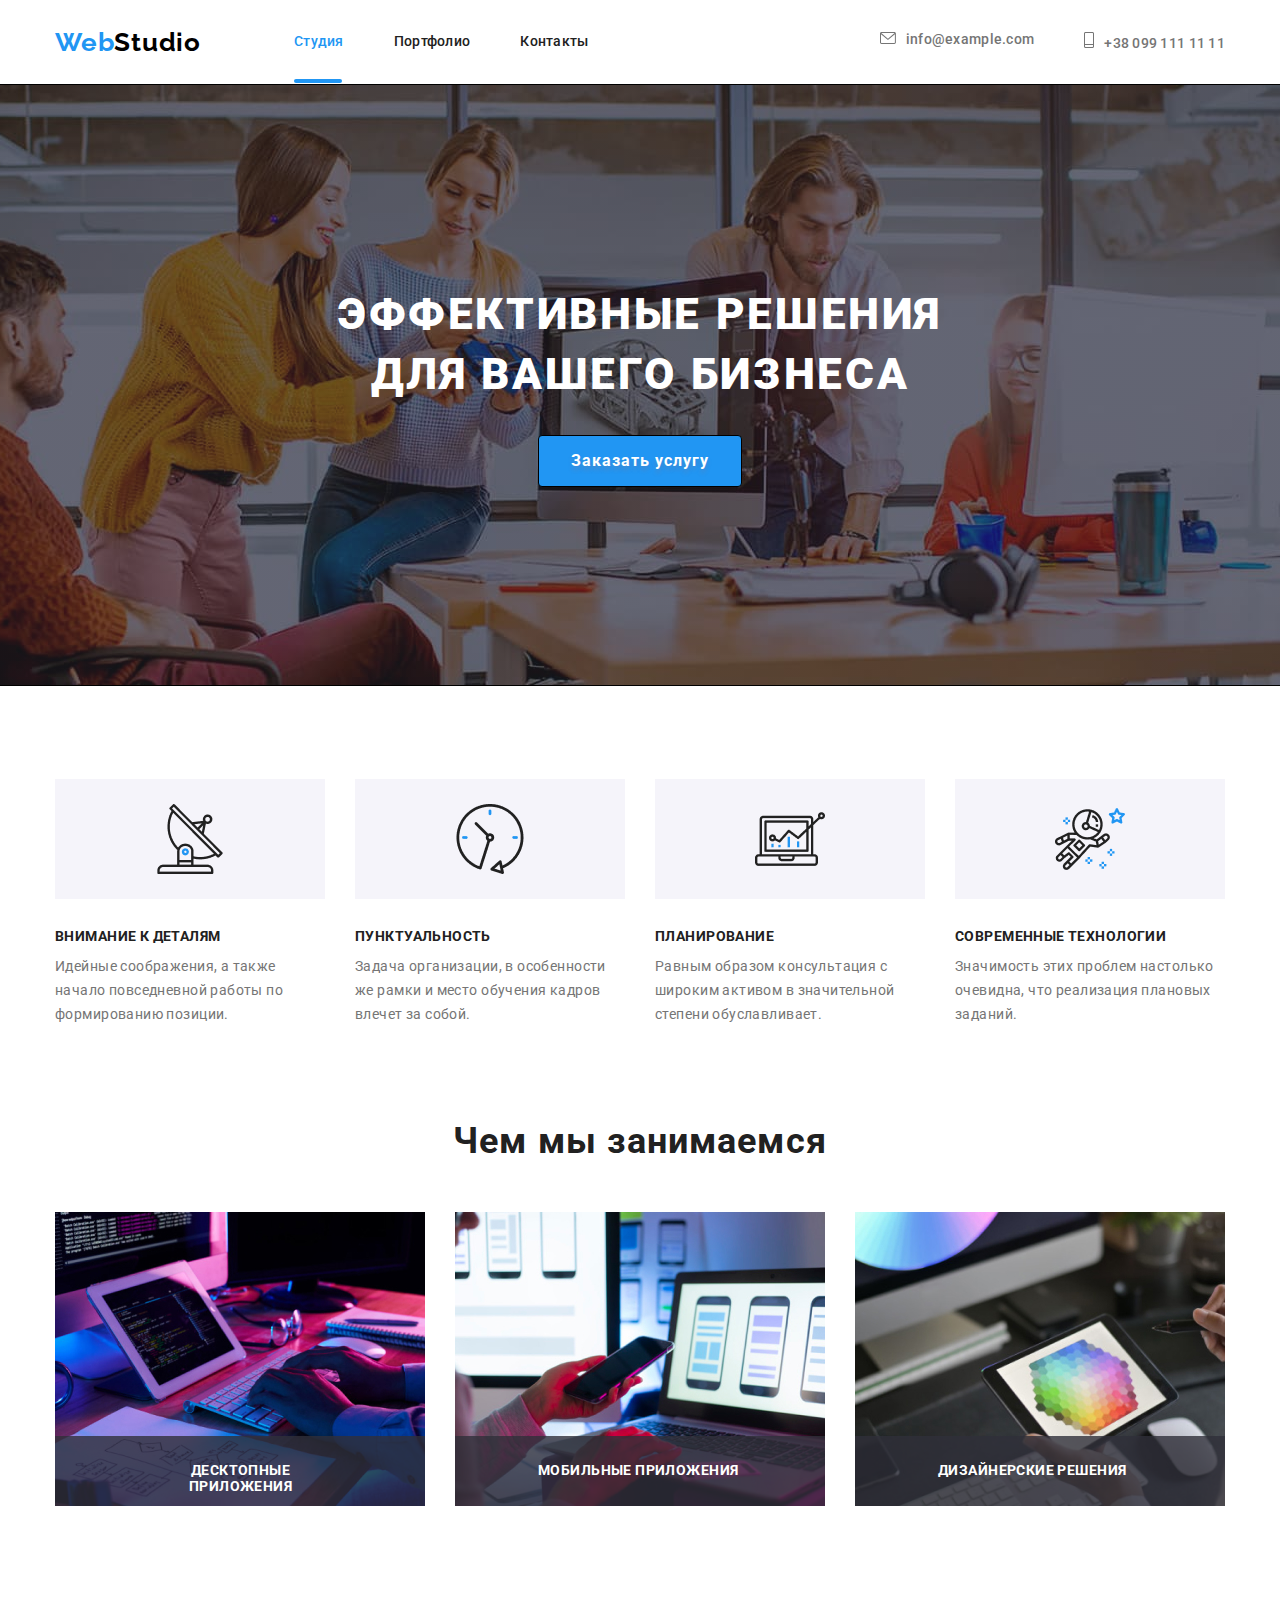
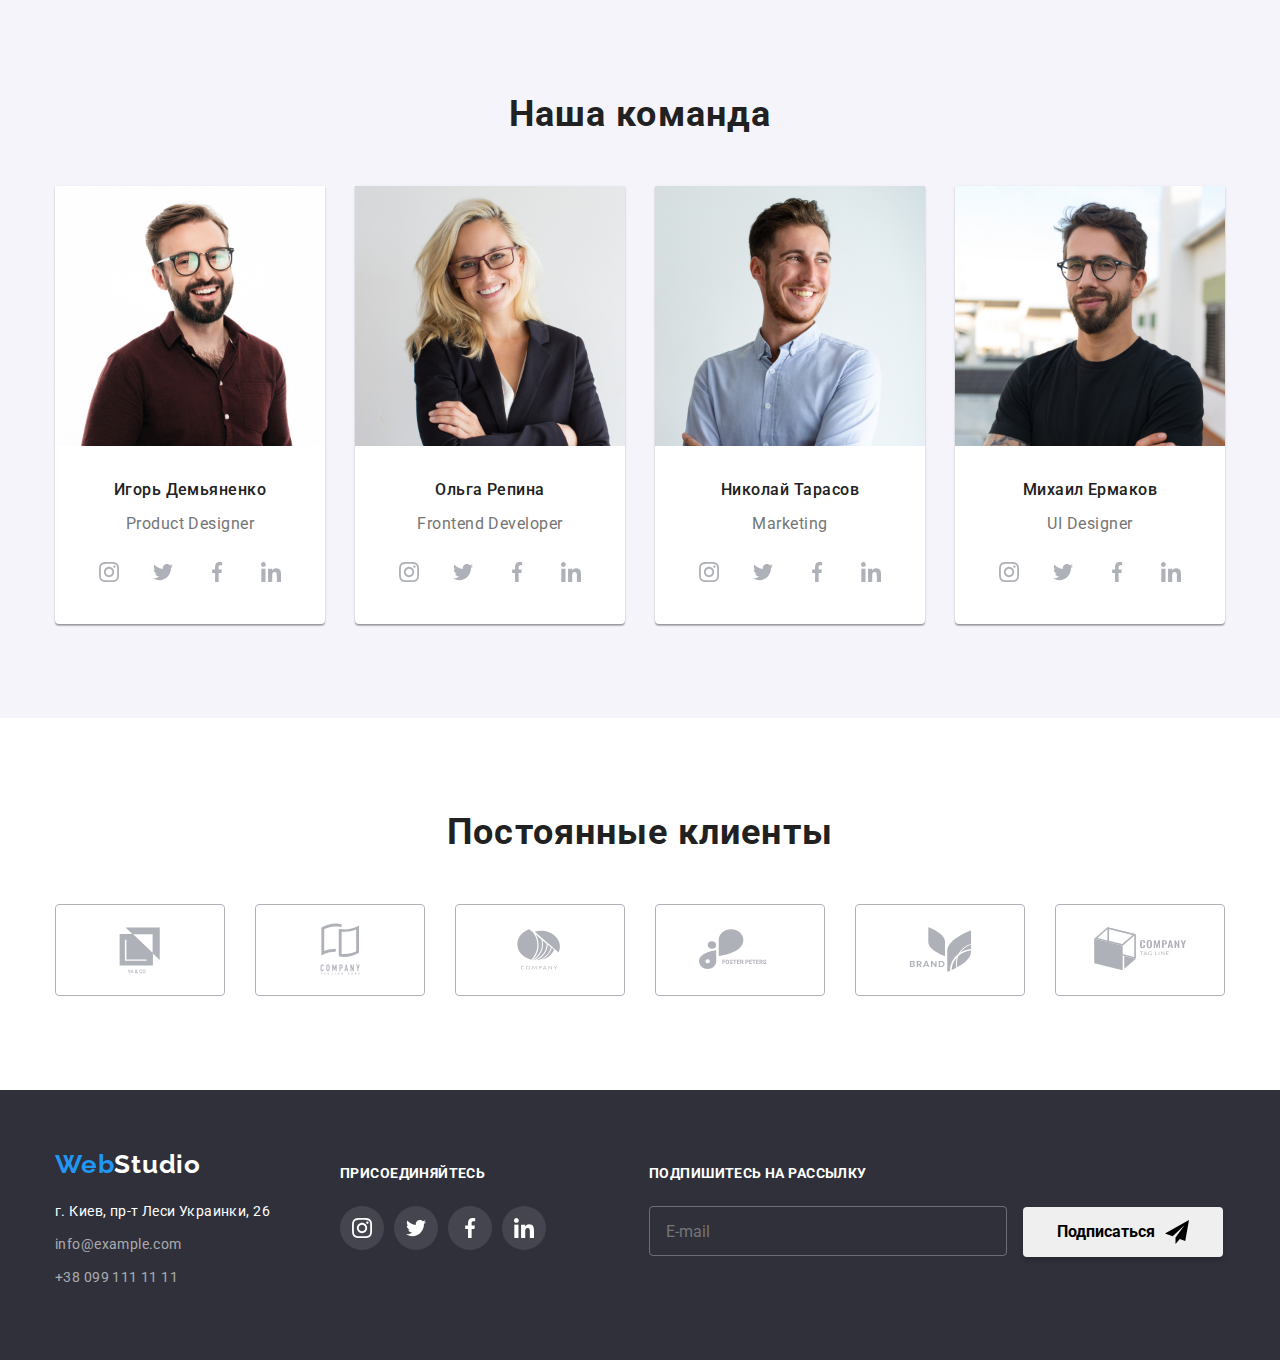
<file: index.html>
<!DOCTYPE html>
<html lang="ru">

<head>
    <meta charset="UTF-8" />
    <meta http-equiv="X-UA-Compatible" content="IE=edge" />
    <meta name="viewport" content="width=device-width, initial-scale=1.0" />
    <title>spec</title>
    <link href="https://fonts.googleapis.com/css2?family=Roboto:wght@400;500;700;900&display=swap" rel="stylesheet">
    <link href="https://fonts.googleapis.com/css2?family=Raleway:wght@700&display=swap" rel="stylesheet">
    <link href="https://cdnjs.cloudflare.com/ajax/libs/modern-normalize/1.1.0/modern-normalize.min.css"
        rel="stylesheet">
    <link rel="stylesheet" href="./css/styles.css">

    <!--Шапка-->
    <header class="page-header">

        <nav class="container main-nav">
            <a href="./index.html" class="logo-header">Web<span class="span-nav">Studio</span></a>
            <ul class="site-nav list">
                <li class="site-navigation item"><a href="" class="link current">Студия</a></li>
                <li class="site-navigation item"><a href="./portfolio.html" class="link">Портфолио</a></li>
                <li class="site-navigation item"><a href="" class="link">Контакты</a></li>
            </ul>

            <ul class="contact-nav list text">
                <li class="contact-nav item">
                    <a href="mailto:info@example.com" class="mail-link link"><svg class="contact-icon " width="16"
                            height="12">
                            <use href="./images/symbol-defs.svg#icon-envelope"></use>
                        </svg>info@example.com</a>
                </li>
                <li class="contact-nav item">
                    <a href="tel:+380991111111" class="tel-link link"><svg class="contact-icon " width="10" height="16">
                            <use href="./images/symbol-defs.svg#icon-Vector"></use>
                        </svg>+38 099 111 11 11</a>
                </li>
            </ul>
        </nav>

    </header>
    <main>
        <!--герой-->
        <section class="hero overlay">
            <h1 class="hero-title">
                Эффективные решения<br />
                для вашего бизнеса
            </h1>

            <button type="button" class="button primary" data-modal-open>Заказать услугу</button>
        </section>
        <!--перечень-->
        <section class="section skr">
            <div class="container skroll">
                <ul class="skroll-list list">
                    <li class="skroll-list-element icon-antena ">
                        <h3 class="skroll-list-title">Внимание к деталям</h3>
                        <p class="skroll-list-paragraph">
                            Идейные соображения, а также начало повседневной работы по
                            формированию позиции.
                        </p>
                    </li>
                    <li class="skroll-list-element icon-clock ">
                        <h3 class="skroll-list-title">Пунктуальность</h3>
                        <p class="skroll-list-paragraph">
                            Задача организации, в особенности же рамки и место обучения кадров
                            влечет за собой.
                        </p>
                    </li>
                    <li class="skroll-list-element icon-diagram ">
                        <h3 class="skroll-list-title">Планирование</h3>
                        <p class="skroll-list-paragraph">
                            Равным образом консультация с широким активом в значительной
                            степени обуславливает.
                        </p>
                    </li>
                    <li class="skroll-list-element icon-astronaut ">
                        <h3 class="skroll-list-title">Современные технологии</h3>
                        <p class="skroll-list-paragraph">
                            Значимость этих проблем настолько очевидна, что реализация
                            плановых заданий.
                        </p>
                    </li>
                </ul>
            </div>
        </section>
        <!--чем мы занимаемся-->
        <section class="section work">
            <div class="container section">
                <h2 class="section-title">Чем мы занимаемся</h2>
                <ul class="section-title-list list">
                    <li class="section-title-element">
                        <div class="conteiner-work">
                            <img src="./images/1.jpg" alt=" набо текста на клавиатуре" width="370" />
                            <h3 class="section-title-work">Десктопные приложения</h3>
                        </div>
                    </li>
                    <li class="section-title-element">
                        <div class="conteiner-work">
                            <img src="./images/2.jpg" alt="рука с телефоном перед ноутбуком" width="370" />
                            <h3 class="section-title-work">Мобильные приложения</h3>
                        </div>
                    </li>
                    <li class="section-title-element">
                        <div class="conteiner-work">
                            <img src="./images/3.jpg" alt="графический планшет в руке" width="370" />
                            <h3 class="section-title-work">Дизайнерские решения</h3>
                        </div>
                    </li>
                </ul>
            </div>
        </section>
        <!--наша команда-->
        <section class="command-section">
            <div class="container command">
                <h2 class="command-title">Наша команда</h2>
                <ul class="command-list list">
                    <li class="command-list-element">
                        <a href=""><img src="./images/4.jpg" alt="Игорь Демьяненко" width="270" /></a>
                        <div class="command-list-container">
                            <h3 class="command-list-title">Игорь Демьяненко</h3>
                            <p class="command-list-paragraph">Product Designer</p>
                            <ul class="command-list social-list list">
                                <li class="social-item">
                                    <a href="" class="social-link link">
                                        <svg class="social-icon">
                                            <use href="./images/symbol-defs.svg#icon-instagram"></use>
                                        </svg>
                                    </a>
                                </li>
                                <li class="social-item">
                                    <a href="" class="social-link link">
                                        <svg class="social-icon">
                                            <use href="./images/symbol-defs.svg#icon-twitter"></use>
                                        </svg>
                                    </a>
                                </li>
                                <li class="social-item">
                                    <a href="" class="social-link link">
                                        <svg class="social-icon">
                                            <use href="./images/symbol-defs.svg#icon-facebook"></use>
                                        </svg>
                                    </a>
                                </li>
                                <li class="social-item">
                                    <a href="" class="social-link link">
                                        <svg class="social-icon">
                                            <use href="./images/symbol-defs.svg#icon-linkedin"></use>
                                        </svg>
                                    </a>
                                </li>
                            </ul>
                        </div>
                    </li>
                    <li class="command-list-element">
                        <a href=""><img src="./images/5.jpg" alt="Ольга Репина" width="270" /></a>
                        <div class="command-list-container">
                            <h3 class="command-list-title">Ольга Репина</h3>
                            <p class="command-list-paragraph">Frontend Developer</p>
                            <ul class="command-list social-list list">
                                <li class="social-item">
                                    <a href="" class="social-link link">
                                        <svg class="social-icon">
                                            <use href="./images/symbol-defs.svg#icon-instagram"></use>
                                        </svg>
                                    </a>
                                </li>
                                <li class="social-item">
                                    <a href="" class="social-link link">
                                        <svg class="social-icon">
                                            <use href="./images/symbol-defs.svg#icon-twitter"></use>
                                        </svg>
                                    </a>
                                </li>
                                <li class="social-item">
                                    <a href="" class="social-link link">
                                        <svg class="social-icon">
                                            <use href="./images/symbol-defs.svg#icon-facebook"></use>
                                        </svg>
                                    </a>
                                </li>
                                <li class="social-item">
                                    <a href="" class="social-link link">
                                        <svg class="social-icon">
                                            <use href="./images/symbol-defs.svg#icon-linkedin"></use>
                                        </svg>
                                    </a>
                                </li>
                            </ul>
                        </div>
                    </li>
                    <li class="command-list-element">
                        <a href=""><img src="./images/6.jpg" alt="Николай Тарасов" width="270" /></a>
                        <div class="command-list-container">
                            <h3 class="command-list-title">Николай Тарасов</h3>
                            <p class="command-list-paragraph">Marketing</p>
                            <ul class="command-list social-list list">
                                <li class="social-item">
                                    <a href="" class="social-link link">
                                        <svg class="social-icon">
                                            <use href="./images/symbol-defs.svg#icon-instagram"></use>
                                        </svg>
                                    </a>
                                </li>
                                <li class="social-item">
                                    <a href="" class="social-link link">
                                        <svg class="social-icon">
                                            <use href="./images/symbol-defs.svg#icon-twitter"></use>
                                        </svg>
                                    </a>
                                </li>
                                <li class="social-item">
                                    <a href="" class="social-link link">
                                        <svg class="social-icon">
                                            <use href="./images/symbol-defs.svg#icon-facebook"></use>
                                        </svg>
                                    </a>
                                </li>
                                <li class="social-item">
                                    <a href="" class="social-link link">
                                        <svg class="social-icon">
                                            <use href="./images/symbol-defs.svg#icon-linkedin"></use>
                                        </svg>
                                    </a>
                                </li>
                            </ul>
                        </div>
                    </li>
                    <li class="command-list-element">
                        <a href=""><img src="./images/7.jpg" alt="Михаил Ермаков" width="270" /></a>
                        <div class="command-list-container">
                            <h3 class="command-list-title">Михаил Ермаков</h3>
                            <p class="command-list-paragraph">UI Designer</p>
                            <ul class="command-list social-list list">
                                <li class="social-item">
                                    <a href="" class="social-link link">
                                        <svg class="social-icon">
                                            <use href="./images/symbol-defs.svg#icon-instagram"></use>
                                        </svg>
                                    </a>
                                </li>
                                <li class="social-item">
                                    <a href="" class="social-link link">
                                        <svg class="social-icon">
                                            <use href="./images/symbol-defs.svg#icon-twitter"></use>
                                        </svg>
                                    </a>
                                </li>
                                <li class="social-item">
                                    <a href="" class="social-link link">
                                        <svg class="social-icon">
                                            <use href="./images/symbol-defs.svg#icon-facebook"></use>
                                        </svg>
                                    </a>
                                </li>
                                <li class="social-item">
                                    <a href="" class="social-link link">
                                        <svg class="social-icon">
                                            <use href="./images/symbol-defs.svg#icon-linkedin"></use>
                                        </svg>
                                    </a>
                                </li>
                            </ul>
                        </div>
                    </li>
                </ul>
            </div>

        </section>
        <!-- Постоянные клиенты -->
        <section class="client-section">
            <div class="container client ">
                <h2 class="klient-title">Постоянные клиенты</h2>
                <ul class="client-list list">
                    <li class="client-list-element">
                        <a href="" class="client-link link">
                            <svg class="client-icon">
                                <use href="./images/symbol-defs.svg#icon-Client-1"></use>
                            </svg>
                        </a>
                    </li>
                    <li class="client-list-element"><a href="" class="client-link link">
                            <svg class="client-icon">
                                <use href="./images/symbol-defs.svg#icon-Client-2"></use>
                            </svg>
                        </a></li>
                    <li class="client-list-element"><a href="" class="client-link link">
                            <svg class="client-icon">
                                <use href="./images/symbol-defs.svg#icon-Client-3"></use>
                            </svg>
                        </a></li>
                    <li class="client-list-element"><a href="" class="client-link link">
                            <svg class="client-icon">
                                <use href="./images/symbol-defs.svg#icon-Client-4"></use>
                            </svg>
                        </a></li>
                    <li class="client-list-element"><a href="" class="client-link link">
                            <svg class="client-icon">
                                <use href="./images/symbol-defs.svg#icon-Client-5"></use>
                            </svg>
                        </a></li>
                    <li class="client-list-element"><a href="" class="client-link link">
                            <svg class="client-icon">
                                <use href="./images/symbol-defs.svg#icon-Client-6"></use>
                            </svg>
                        </a></li>

                </ul>
            </div>

        </section>
    </main>
    <!--футер-->
    <footer class="footer">

        <div class="container futter-div">

            <div class="futter-div-address">
                <a href="./index.html" class="logo-footer">Web<span class="span-footer">Studio</span></a>
                <address>
                    <ul class="footer-contact list ">
                        <li class="footer-li">
                            <a href="" class="address">г. Киев, пр-т Леси Украинки, 26</a>
                        </li>
                        <li class="footer-li">
                            <a href="info@example.com" class="link">info@example.com</a>
                        </li>
                        <li class="footer-li">
                            <a href="tel:+38-099-111-11-11" class="link">+38 099 111 11 11</a>
                        </li>
                    </ul>
                </address>
            </div>
            <div class="futter-div-social">
                <h2 class="footer-title">
                    присоединяйтесь
                </h2>
                <ul class="footer-social footer-social-list list">
                    <li class="footer-social-item"><a href="" class="footer-social-link link"><svg
                                class="footer-social-icon">
                                <use href="./images/symbol-defs.svg#icon-instagram"></use>
                            </svg></a></li>
                    <li class="footer-social-item"><a href="" class="footer-social-link link">
                            <svg class="footer-social-icon">
                                <use href="./images/symbol-defs.svg#icon-twitter"></use>
                            </svg>
                        </a></li>
                    <li class="footer-social-item"><a href="" class="footer-social-link link"><svg
                                class="footer-social-icon">
                                <use href="./images/symbol-defs.svg#icon-facebook"></use>
                            </svg></a></li>
                    <li class="footer-social-item"><a href="" class="footer-social-link link"><svg
                                class="footer-social-icon">
                                <use href="./images/symbol-defs.svg#icon-linkedin"></use>
                            </svg></a></li>
                </ul>
            </div>
            <div class="futter-div-form ">
                <h2 class="footer-title">Подпишитесь на рассылку</h2>
                <form action="#" class="fotter-form">
                    <div class="futter-label">
                        <input class="form-email" type="email" name="email" id="email" placeholder="E-mail">
                        <label for="email" class="form-label"></label>
                        <button type="submit" class="footer-form-button">Подписаться<svg class="form-contact-icon "
                                width="24" height="24">
                                <use href="./images/symbol-defs.svg#icon-send"></use>
                            </svg></button>
                    </div>
                </form>
            </div>
        </div>
    </footer>
    <!-- -------------------------MODALKA-------------------- -->
    <div class="backdrop is-hidden" data-modal>
        <div class="modal"><button type="button" class="close-btn" data-modal-close>
                <svg class="modal-icon" width="12" height="12">
                    <use href="./images/symbol-defs.svg#icon-vector"></use>
                </svg>
            </button>
            <p class="modal-title">Оставьте свои данные, мы вам перезвоним</p>
            <form action="#" class="modal-form">
                <div class="modal-field">
                    <label for="user-name" class="input-label">Имя</label>
                    <span class="input-wrapper">
                        <input type="text" name="user-name" id="user-name" class="modal-input">
                        <svg class="imput-icon" width="18" height="18">
                            <use href="./images/symbol-defs.svg#icon-person"></use>
                        </svg>
                    </span>
                </div>
                <div class="modal-field">
                    <label for="user-tel" class="input-label">Телефон</label>
                    <span class="input-wrapper">
                        <input type="tel" name="user-tel" id="user-tel" class="modal-input">
                        <svg class="imput-icon" width="18" height="18">
                            <use href="./images/symbol-defs.svg#icon-phone"></use>
                        </svg>
                    </span>
                </div>
                <div class="modal-field">
                    <label for="user-email" class="input-label">Почта</label>
                    <span class="input-wrapper">
                        <input type="email" name="user-email" id="user-email" class="modal-input">
                        <svg class="imput-icon" width="18" height="18">
                            <use href="./images/symbol-defs.svg#icon-email"></use>
                        </svg>
                    </span>
                </div>
                <div class="modal-field">
                    <label for="user-text" class="input-label">Комментарий</label>
                    <textarea name="user-text" id="user-text" placeholder="Введите текст"
                        class="modal-coment"></textarea>
                </div>
                <input type="checkbox" id="momdal-checkbox" class="momdal-checkbox visually-hidden">
                <label for="momdal-checkbox" class="chec-text"><span><svg class="chec-icon" width="11" height="8">
                            <use href="./images/symbol-defs.svg#icon-chec"></use>
                        </svg></span> Соглашаюсь с рассылкой и принимаю <a href="" class="dogovor">Условия
                        договора</a></label>
                <button type="submit" class="modal-button">Отправить</button>
            </form>
        </div>

    </div>
    <!-- ------------------JS---------------- -->
    <script src="./js/modal.js"></script>
    </body>

</html>
</file>
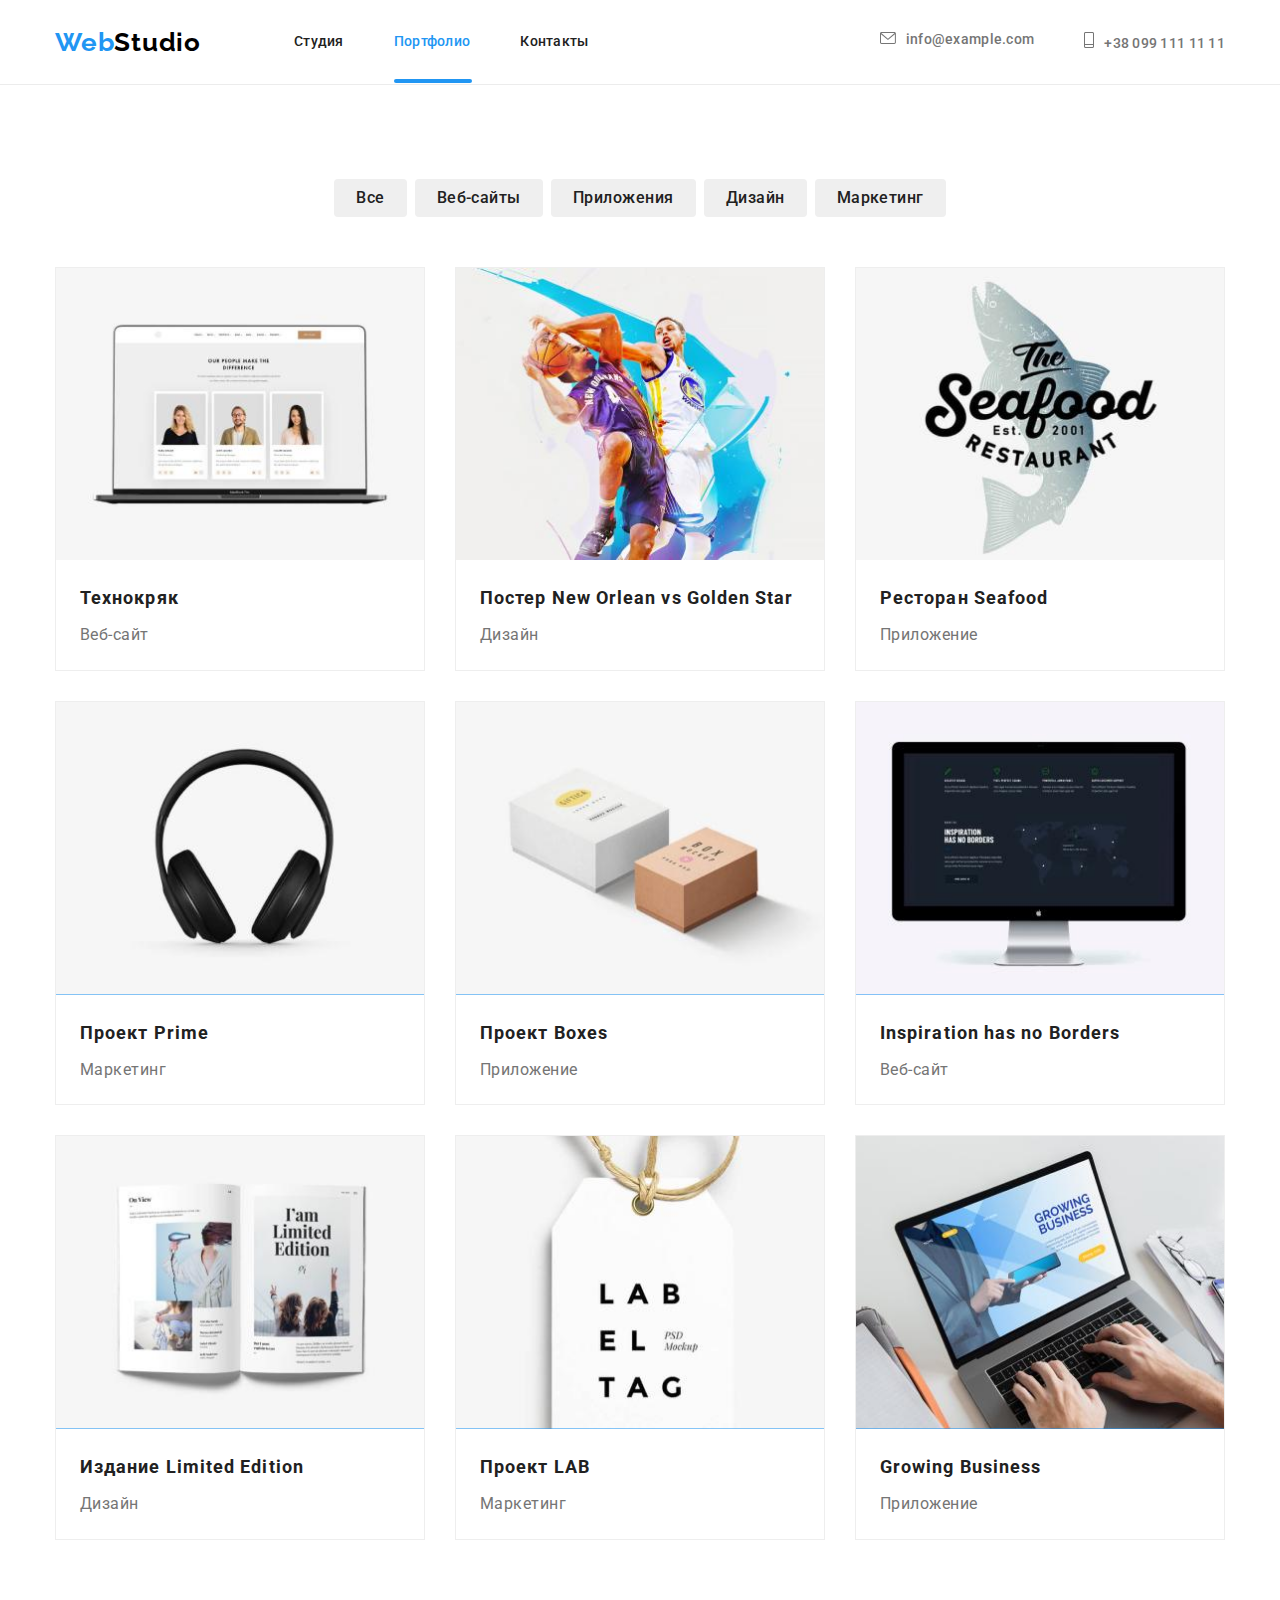
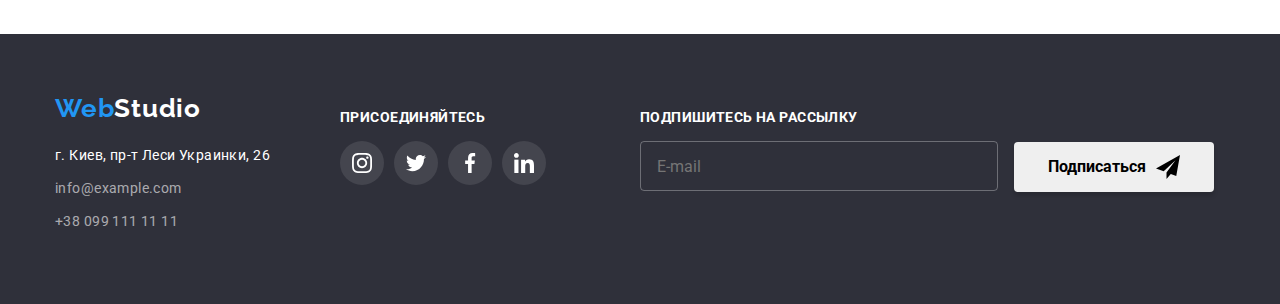
<file: portfolio.html>
<!DOCTYPE html>
<html lang="ru">

<head>
    <meta charset="UTF-8" />
    <meta http-equiv="X-UA-Compatible" content="IE=edge" />
    <meta name="viewport" content="width=device-width, initial-scale=1.0" />
    <title>portfolio</title>
    <link href="https://fonts.googleapis.com/css2?family=Roboto:wght@400;500;700;900&display=swap" rel="stylesheet">
    <link href="https://fonts.googleapis.com/css2?family=Raleway:wght@700&display=swap" rel="stylesheet">
    <link href="https://cdnjs.cloudflare.com/ajax/libs/modern-normalize/1.1.0/modern-normalize.min.css"
        rel="stylesheet">
    <link rel="stylesheet" href="./css/styles.css">
</head>

<body>
    <!--Шапка-->
    <header class="page-header ">
        <nav class="container portf-nav">
            <a href="./index.html" class="logo-portfolio-hed">Web<span class="span-nav">Studio</span></a>
            <ul class="portfolio-site-nav  list">
                <li class="portfolio-site-navigation item"><a href="./index.html" class="link ">Студия</a></li>
                <li class="portfolio-site-navigation item"><a href="./portfolio.html" class="link current">Портфолио</a>
                </li>
                <li class="portfolio-site-navigation item"><a href="" class="link ">Контакты</a></li>
            </ul>
            <ul class="portfolio-contact-nav list">
                <li class="item">
                    <a href="mailto:info@example.com" class="link"> <svg class="contact-icon" width="16" height="12">
                            <use href="./images/symbol-defs.svg#icon-envelope"></use>
                        </svg>info@example.com</a>
                </li>
                <li class="item">
                    <a href="tel:+380991111111" class="link"><svg class="contact-icon" width="10" height="16">
                            <use href="./images/symbol-defs.svg#icon-Vector"></use>
                        </svg>+38 099 111 11 11</a>
                </li>
            </ul>
        </nav>
    </header>
    <main>
        <h1 class="visually-hidden">Портфолио</h1>
        <!--портфолю-->
        <section class="portfolio-section">
            <div class="portfolio container">
                <ul class="portfolio-button list">
                    <li class="click"><button type="button" class="button-portfolio secondary">Все</button></li>
                    <li class="click"><button type="button" class="button-portfolio secondary">Веб-сайты</button></li>
                    <li class="click"><button type="button" class="button-portfolio secondary">Приложения</button></li>
                    <li class="click"><button type="button" class="button-portfolio secondary">Дизайн</button></li>
                    <li class="click"><button type="button" class="button-portfolio secondary">Маркетинг</button></li>
                </ul>
                <ul class="portfolio-list list">
                    <li class="portfolio-list-element">
                        <a href="">
                            <div class="text-description-div">
                                <img src="./images/img1.jpg" alt="ноутбук" width="370">
                                <p class="text-description">Технокряк это современная площадка распространения
                                    коронавируса.
                                    Компании используют эту платформу для цифрового шпионажа и атак на защищённые
                                    сервера
                                    конкурентов.
                                </p>
                            </div>
                            <div class="portfolio-list-div">
                                <h2 class="portfolio-list-title title">Технокряк</h2>
                                <p class="portfolio-list-paragraph">Веб-сайт</p>
                            </div>
                        </a>
                    </li>
                    <li class="portfolio-list-element">
                        <a href="">
                            <div class="text-description-div">
                                <img src="./images/img2.jpg" alt="два баскетболиста" width="370">
                                <p class="text-description">Технокряк это современная площадка распространения
                                    коронавируса.
                                    Компании используют эту платформу для цифрового шпионажа и атак на защищённые
                                    сервера
                                    конкурентов.
                                </p>
                            </div>
                            <div class="portfolio-list-div">
                                <h2 class="portfolio-list-title title">Постер New Orlean vs Golden Star</h2>
                                <p class="portfolio-list-paragraph">Дизайн</p>
                            </div>
                        </a>
                    </li>
                    <li class="portfolio-list-element">
                        <a href="">
                            <div class="text-description-div">
                                <img src="./images/img3.jpg" alt="надпись ресторан и логотип рыба" width="370">
                                <p class="text-description">Технокряк это современная площадка распространения
                                    коронавируса.
                                    Компании используют эту платформу для цифрового шпионажа и атак на защищённые
                                    сервера
                                    конкурентов.
                                </p>
                            </div>
                            <div class="portfolio-list-div">
                                <h2 class="portfolio-list-title title">Ресторан Seafood</h2>
                                <p class="portfolio-list-paragraph">Приложение</p>
                            </div>
                        </a>
                    </li>
                    <li class="portfolio-list-element">
                        <a href="">
                            <div class="text-description-div">
                                <img src="./images/img4.jpg" alt="наушники" width="370">
                                <p class="text-description">Технокряк это современная площадка распространения
                                    коронавируса.
                                    Компании используют эту платформу для цифрового шпионажа и атак на защищённые
                                    сервера
                                    конкурентов.
                                </p>
                            </div>
                            <div class="portfolio-list-div">
                                <h2 class="portfolio-list-title title">Проект Prime</h2>
                                <p class="portfolio-list-paragraph">Маркетинг</p>
                            </div>
                        </a>
                    </li>
                    <li class="portfolio-list-element">
                        <a href="">
                            <div class="text-description-div">
                                <img src="./images/img5.jpg" alt="две коробки" width="370">
                                <p class="text-description">Технокряк это современная площадка распространения
                                    коронавируса.
                                    Компании используют эту платформу для цифрового шпионажа и атак на защищённые
                                    сервера
                                    конкурентов.
                                </p>
                            </div>
                            <div class="portfolio-list-div">
                                <h2 class="portfolio-list-title title">Проект Boxes</h2>
                                <p class="portfolio-list-paragraph">Приложение</p>
                            </div>
                        </a>
                    </li>
                    <li class="portfolio-list-element">
                        <a href="">
                            <div class="text-description-div">
                                <img src="./images/img6.jpg" alt="монитор" width="370">
                                <p class="text-description">Технокряк это современная площадка распространения
                                    коронавируса.
                                    Компании используют эту платформу для цифрового шпионажа и атак на защищённые
                                    сервера
                                    конкурентов.
                                </p>
                            </div>
                            <div class="portfolio-list-div">
                                <h2 class="portfolio-list-title title">Inspiration has no Borders</h2>
                                <p class="portfolio-list-paragraph">Веб-сайт</p>
                            </div>
                        </a>
                    </li>
                    <li class="portfolio-list-element">
                        <a href="">
                            <div class="text-description-div">
                                <img src="./images/img7.jpg" alt="развернутый журнал" width="370">
                                <p class="text-description">Технокряк это современная площадка распространения
                                    коронавируса.
                                    Компании используют эту платформу для цифрового шпионажа и атак на защищённые
                                    сервера
                                    конкурентов.
                                </p>
                            </div>
                            <div class="portfolio-list-div">
                                <h2 class="portfolio-list-title title">Издание Limited Edition</h2>
                                <p class="portfolio-list-paragraph">Дизайн</p>
                            </div>
                        </a>
                    </li>
                    <li class="portfolio-list-element">
                        <a href="">
                            <div class="text-description-div">
                                <img src="./images/img8.jpg" alt="лейба на нитке" width="370">
                                <p class="text-description">Технокряк это современная площадка распространения
                                    коронавируса.
                                    Компании используют эту платформу для цифрового шпионажа и атак на защищённые
                                    сервера
                                    конкурентов.
                                </p>
                            </div>
                            <div class="portfolio-list-div">
                                <h2 class="portfolio-list-title title">Проект LAB</h2>
                                <p class="portfolio-list-paragraph">Маркетинг</p>
                            </div>
                        </a>
                    </li>
                    <li class="portfolio-list-element">
                        <a href="">
                            <div class="text-description-div">
                                <img src="./images/img9.jpg" alt="ноут с руками на клавиатуре" width="370">
                                <p class="text-description">Технокряк это современная площадка распространения
                                    коронавируса.
                                    Компании используют эту платформу для цифрового шпионажа и атак на защищённые
                                    сервера
                                    конкурентов.
                                </p>
                            </div>
                            <div class="portfolio-list-div">
                                <h2 class="portfolio-list-title title">Growing Business</h2>
                                <p class="portfolio-list-paragraph">Приложение</p>
                            </div>
                        </a>
                    </li>
                </ul>
            </div>

        </section>
    </main>
    <!--футер-->
    <footer class="porfolio-footer">
        <div class="container portfolio-footer-div ">
            <div class="portfolio-footer-address">
                <a href="./index.html" class="logo-porfolio-footer">Web<span class="span-footer">Studio</span></a>
                <address>
                    <ul class="portfolio-footer-contact list">
                        <li class="portfolio-footer-li">
                            <a href="" class="address">г. Киев, пр-т Леси Украинки, 26</a>
                        </li>
                        <li class="portfolio-footer-li">
                            <a href="info@example.com" class="link">info@example.com</a>
                        </li>
                        <li class="portfolio-footer-li">
                            <a href="tel:+38-099-111-11-11" class="link">+38 099 111 11 11</a>
                        </li>
                    </ul>
                </address>
            </div>
            <div class="portfolio-footer-social">
                <h2 class="portfolio-footer-title">присоединяйтесь</h2>
                <ul class="portfolio-social-list footer-social-list list">
                    <li class="portfolio-social-item"><a href="" class="portfolio-social-link link"><svg
                                class="portfolio-social-icon">
                                <use href="./images/symbol-defs.svg#icon-instagram"></use>
                            </svg></a></li>
                    <li class="portfolio-social-item"><a href="" class="portfolio-social-link link"><svg
                                class="portfolio-social-icon">
                                <use href="./images/symbol-defs.svg#icon-twitter"></use>
                            </svg></a></li>
                    <li class="portfolio-social-item"><a href="" class="portfolio-social-link link"><svg
                                class="portfolio-social-icon">
                                <use href="./images/symbol-defs.svg#icon-facebook"></use>
                            </svg></a></li>
                    <li class="portfolio-social-item"><a href="" class="portfolio-social-link link"><svg
                                class="portfolio-social-icon">
                                <use href="./images/symbol-defs.svg#icon-linkedin"></use>
                            </svg></a></li>
                </ul>
            </div>
            <div class="portfolio-futter-div-form">
                <h2 class="portfolio-footer-title">Подпишитесь на рассылку</h2>
                <form action="#" class="portfolio-fotter-form">
                    <div class="portfolio-futter-label">
                        <input class="potfolio-form-email" type="email" name="email" id="email" placeholder="E-mail">
                        <label for="email" class="portfolio-form-label"></label>
                        <button type="submit" class="portfolio-footer-form-button">Подписаться<svg
                                class="form-contact-icon " width="24" height="24">
                                <use href="./images/symbol-defs.svg#icon-send"></use>
                            </svg></button>
                    </div>
                </form>
            </div>

        </div>
    </footer>
</body>

</html>
</file>
<file: css/styles.css>
/* цвет основного текста #212121 */
/* вторичній цвет #757575 */
/* белый  #FFFFFF */
/* акцент #2196F3 */
/* вторичный цвет фона #E5E5E5 */
:root {
  --primary-text-color: #757575;
  --title-text-color: #212121;
  --accent-color: #2196f3;
  --primary-white-color: #ffffff;
  --button-secondary-color: #f5f4fa;
  --primary-bg-color: #e5e5e5;
}
/* ----------УТИЛИТЫ--------------- */
h1,
h2,
h3,
h4,
h5,
h6 {
  margin-top: 0;
}
img {
  display: block;
  max-width: 100%;
}
.list {
  list-style: none;
  padding: 0;
  margin: 0;
}

a {
  text-decoration: none;
  display: inline-block;
}
.visually-hidden {
  position: absolute;
  width: 1px;
  height: 1px;
  margin: -1px;
  padding: 0;
  overflow: hidden;
  border: 0;
  clip: rect(0 0 0 0);
}

body {
  color: var(--primary-text-color);
  font-family: Roboto;
  font-style: normal;
}
.container {
  margin-left: auto;
  margin-right: auto;
  width: 1200px;
  padding-left: 15px;
  padding-right: 15px;
}
/*-------------HEADER--------- */

.page-header {
  background-color: var(--primary-white-color);
}

.main-nav {
  display: flex;
  align-items: center;
}
.logo-header {
  display: flex;
  color: var(--accent-color);
  font-family: Raleway;
  font-style: normal;
  font-weight: 700;
  font-size: 26px;
  line-height: 1.19;
  letter-spacing: 0.03em;
}
.span-nav {
  color: #000000;
}
/* site nav */
.site-nav {
  display: flex;
  position: relative;
  font-weight: 500;
  font-size: 14px;
  line-height: 1.14;
  letter-spacing: 0.02em;
  margin-left: 93px;
}
.site-navigation .current::after {
  display: flex;
  content: '';
  position: absolute;
  height: 4px;
  width: 48px;
  border-radius: 2px;
  background-color: var(--accent-color);
  justify-content: center;
  align-items: center;
  bottom: -1px;
}
.site-nav .item + .item {
  margin-left: 50px;
}

.site-nav .link {
  display: block;
  padding-top: 32px;
  padding-bottom: 32px;
  color: var(--title-text-color);
  transition: color 250ms cubic-bezier(0.4, 0, 0.2, 1);
}
.site-nav .link:hover,
.site-nav .link:focus {
  color: var(--accent-color);
}
.site-nav .link.current {
  color: var(--accent-color);
}
/* contact nav */
.contact-nav {
  display: flex;
  font-weight: 500;
  font-size: 14px;
  line-height: 1.14;
  letter-spacing: 0.02em;
  margin-left: auto;
}
.contact-nav .item + .item {
  margin-left: 50px;
}
.contact-nav .link {
  display: block;
  padding-top: 32px;
  padding-bottom: 32px;
  color: var(--primary-text-color);
  transition: color 250ms cubic-bezier(0.4, 0, 0.2, 1);
}
.contact-nav .link:hover,
.contact-nav .link:focus {
  color: var(--accent-color);
}
.contact-icon {
  fill: #757575;
  margin-right: 10px;
  align-items: center;
  justify-content: center;
  fill: currentColor;
}
/*------------ HERO----------- */
.hero {
  text-align: center;
  border-color: #2f303a;
  padding-top: 200px;
  padding-bottom: 200px;
}
.overlay {
  outline: 1px solid black;
  max-width: 1600px;
  height: 600px;
  margin-left: auto;
  margin-right: auto;
  background-image: linear-gradient(to right, rgba(47, 48, 58, 0.4), rgba(47, 48, 58, 0.4)),
    url(../images/img-fon.jpg);
  background-size: cover;
  background-position: center;
  background-repeat: no-repeat;
}
.hero-title {
  margin-top: 0;
  margin-bottom: 30px;
  font-weight: 900;
  font-size: 44px;
  line-height: 1.36;
  letter-spacing: 0.06em;
  text-transform: uppercase;
  color: #ffffff;
}
/* button */
.button {
  padding: 10px 32px;
  color: var(--title-text-color);
  background-color: var(--primary-white-color);
  font-weight: 700;
  font-size: 16px;
  line-height: 1.87;
  letter-spacing: 0.06em;
  border: transparent;
  border: 1px solid #000000;
  text-shadow: 0px 4px 4px rgba(170, 99, 99, 0.25);
  border-radius: 4px;
  transition: background-color 250ms cubic-bezier(0.4, 0, 0.2, 1),
    color 250ms cubic-bezier(0.4, 0, 0.2, 1), text-shadow 250ms cubic-bezier(0.4, 0, 0.2, 1);
}
.button.primary {
  color: var(--primary-white-color);
  background-color: var(--accent-color);
}
.button.primary:hover {
  background-color: var(--button-secondary-color);
  color: var(--accent-color);
}
/* ---------------SKROLL SECTIONS----------- */

/* skrol list */
.section.skr {
  padding-top: 94px;
  padding-bottom: 94px;
}

.skroll-list {
  display: flex;
}

.skroll-list-element {
  width: 270px;
  margin-right: 30px;
}
.skroll-list-element:nth-child(4) {
  margin-right: 0;
}
.icon-antena::before {
  background-image: url(../images/antenna.png);
}
.icon-clock::before {
  background-image: url(../images/clock.png);
}
.icon-diagram::before {
  background-image: url(../images/diagram.png);
}
.icon-astronaut::before {
  background-image: url(../images/astronaut.png);
}
.skroll-list-element::before {
  display: block;
  content: '';
  height: 120px;
  margin-bottom: 30px;
  background-size: 70px;
  background-repeat: no-repeat;
  background-position: center;
  background-color: #f5f4fa;
}

.skroll-list-title {
  color: var(--title-text-color);
  font-weight: 700;
  font-size: 14px;
  line-height: 1.14;
  letter-spacing: 0.03em;
  text-transform: uppercase;
  margin-bottom: 10px;
}
.skroll-list-paragraph {
  margin: 0;
  padding: 0;
  color: var(--primary-text-color);
  font-weight: 400;
  font-size: 14px;
  line-height: 1.71;
  letter-spacing: 0.03em;
}
/* -------ЧЕМ МЫ ЗАНИМАЕМСЯ-------- */
/* section title */
.section.work {
  padding-bottom: 94px;
}
.section-title {
  color: var(--title-text-color);

  font-weight: 700;
  font-size: 36px;
  line-height: 1.16;
  text-align: center;
  letter-spacing: 0.03em;
  margin-bottom: 50px;
}
.section-title-list {
  display: flex;
}
.section-title-element {
  margin-right: 30px;
}
.section-title-element:nth-child(3n) {
  margin-right: 0;
}
.conteiner-work {
  position: relative;
}
.section-title-work {
  font-family: Roboto;
  font-style: normal;
  font-weight: 700;
  font-size: 14px;
  line-height: 1.14;
  text-align: center;
  letter-spacing: 0.03em;
  text-transform: uppercase;
  color: var(--primary-white-color);
  margin: 0;
}
.section-title-work {
  position: absolute;
  display: flex;
  bottom: 0px;
  width: 370px;
  height: 70px;
  padding-top: 27px;
  padding-bottom: 27px;
  padding-left: 83px;
  padding-right: 82px;
  background: rgba(47, 48, 58, 0.8);
}
/* ---------COMMAND SECTION---------- */
.command-section {
  background-color: #f5f4fa;
  padding-top: 94px;
  padding-bottom: 94px;
}
.command-title {
  color: var(--title-text-color);

  font-weight: 700;
  font-size: 36px;
  line-height: 1.16;
  text-align: center;
  letter-spacing: 0.03em;
  margin-bottom: 50px;
}
.command-list {
  display: flex;
}
.command-list-container {
  padding-top: 30px;
  padding-bottom: 30px;
}
.command-list-title {
  color: var(--title-text-color);

  font-weight: 500;
  font-size: 16px;
  line-height: 1.18;
  letter-spacing: 0.03em;
  text-align: center;
  margin-bottom: 10px;
}
.command-list-paragraph {
  color: var(--primary-text-color);
  font-weight: 400;
  font-size: 16px;
  line-height: 1.18;
  text-align: center;
  letter-spacing: 0.03em;
  margin-bottom: 16px;
}
.command-list-element {
  display: block;
  margin-right: 30px;
  background-color: #ffffff;
  box-shadow: 0px 1px 3px rgba(0, 0, 0, 0.12), 0px 1px 1px rgba(0, 0, 0, 0.14),
    0px 2px 1px rgba(0, 0, 0, 0.2);
  border-radius: 0px 0px 4px 4px;
  overflow: hidden;
}
.command-list-element:nth-child(4n) {
  margin-right: 0;
}
.social-item {
  width: 44px;
  height: 44px;
  margin-right: 10px;
}
.social-item:nth-child(4n) {
  margin-right: 0;
}
.social-link {
  width: 100%;
  height: 100%;
  border-radius: 50%;
  display: flex;
  align-items: center;
  justify-content: center;
  background-color: var(--primary-white-color);
  transition: background-color 250ms cubic-bezier(0.4, 0, 0.2, 1);
}
.social-link:hover,
.social-link:focus {
  background-color: var(--accent-color);
}
.social-link:hover .social-icon,
.social-link:focus .social-icon {
  fill: var(--primary-white-color);
}

.social-list {
  display: flex;
  justify-content: center;
}
.social-icon {
  width: 20px;
  height: 20px;
  fill: #afb1b8;
  transition: fill 250ms cubic-bezier(0.4, 0, 0.2, 1);
}

/* -------------CLIENT SECTION------------ */
.client-section {
  padding-top: 94px;
  padding-bottom: 94px;
}
.klient-title {
  color: var(--title-text-color);
  font-weight: 700;
  font-size: 36px;
  line-height: 1.16;
  text-align: center;
  letter-spacing: 0.03em;
  margin-bottom: 50px;
}
.client-list {
  display: flex;
  justify-content: space-between;
}
.client-list-element {
  display: block;
  width: 170px;
  height: 92px;
  margin-right: 30px;
}
.client-list-element:nth-child(6n) {
  margin-right: 0;
}

.client-link {
  display: flex;
  align-items: center;
  justify-content: center;
  width: 100%;
  height: 100%;
  border: 1px solid #afb1b8;
  border-radius: 4px;
  transition: border 250ms cubic-bezier(0.4, 0, 0.2, 1);
}
.client-link:focus,
.client-link:hover {
  border: 1px solid var(--accent-color);
  border-radius: 4px;
}
.client-icon {
  width: 100%;
  height: 100%;
  fill: #afb1b8;
  transition: fill 250ms cubic-bezier(0.4, 0, 0.2, 1), border 250ms cubic-bezier(0.4, 0, 0.2, 1);
}
.client-link:hover .client-icon,
.client-link:focus .client-icon {
  fill: var(--accent-color);
}

/* --------ФУТЕР---------- */

.footer {
  background-color: #2f303a;
}
.futter-div {
  display: flex;
}
.futter-div-address {
  padding-top: 59px;
  padding-bottom: 61px;
}
.futter-div-social {
  padding-top: 72px;
  padding-bottom: 100px;
  margin-right: 93px;
}
.futter-div-form {
  padding-top: 72px;
  padding-bottom: 94px;
}

.logo-footer {
  color: var(--accent-color);
  font-family: Raleway;
  font-style: normal;
  font-weight: 700;
  font-size: 26px;
  line-height: 1.19;
  letter-spacing: 0.03em;
  margin-bottom: 20px;
}
.span-footer {
  color: #ffffff;
}
.footer-li {
  margin-bottom: 9px;
}
.footer-contact {
  font-family: Roboto;
  font-style: normal;
  font-weight: 400;
  font-size: 14px;
  line-height: 1.71;
  letter-spacing: 0.03em;
  margin-right: 70px;
}
.footer-contact .address {
  color: var(--primary-white-color);
  transition: color 250ms cubic-bezier(0.4, 0, 0.2, 1);
}
.footer-contact .address:hover,
.footer-contact .address:focus {
  color: var(--accent-color);
}
.footer-contact .link {
  color: rgba(255, 255, 255, 0.6);
  transition: color 250ms cubic-bezier(0.4, 0, 0.2, 1);
}
.footer-contact .link:hover,
.footer-contact .link:focus {
  color: var(--accent-color);
}
.footer-title {
  display: flex;
  font-family: Roboto;
  font-style: normal;
  font-weight: 700;
  font-size: 14px;
  line-height: 1.71;
  letter-spacing: 0.03em;
  text-transform: uppercase;
  color: var(--primary-white-color);
  margin-bottom: 20px;
}

.footer-social-item {
  width: 44px;
  height: 44px;
  margin-right: 10px;
}
.footer-social-item :nth-child(4n) {
  margin-right: 0;
}
.footer-social-link {
  width: 100%;
  height: 100%;
  border-radius: 50%;
  display: flex;
  align-items: center;
  justify-content: center;
  background-color: rgba(255, 255, 255, 0.1);
  transition: background-color 250ms cubic-bezier(0.4, 0, 0.2, 1);
}
.footer-social-list {
  display: flex;
  justify-content: center;
}
.footer-social-icon {
  width: 20px;
  height: 20px;
  fill: var(--primary-white-color);
}
.footer-social-link:hover,
.footer-social-link:focus {
  background-color: var(--accent-color);
}
.footer-social-link:hover .footer-social-icon,
.footer-social-link:focus .footer-social-icon {
  fill: var(--primary-white-color);
}

.form-email {
  display: inline-flex;
  width: 358px;
  height: 50px;
  margin-right: 12px;
  padding: 16px;
  color: #ffffff;
  border: 1px solid rgba(255, 255, 255, 0.3);
  border-radius: 4px;
  background-color: transparent;
  outline: none;
  transition: border-color 250ms cubic-bezier(0.4, 0, 0.2, 1);
}
.form-email:focus {
  border-color: #2196f3;
}

.footer-form-button {
  display: inline-flex;
  justify-content: center;
  align-items: center;
  font-family: Roboto;
  font-style: normal;
  font-weight: 700;
  font-size: 16px;
  line-height: 1.87;
  width: 200px;
  height: 50px;
  border: none;
  box-shadow: 0px 4px 4px rgba(0, 0, 0, 0.15);
  border-radius: 4px;
  transition: background-color 250ms cubic-bezier(0.4, 0, 0.2, 1),
    fill 250ms cubic-bezier(0.4, 0, 0.2, 1), color 250ms cubic-bezier(0.4, 0, 0.2, 1),
    text-shadow 250ms cubic-bezier(0.4, 0, 0.2, 1);
}
.footer-form-button:focus,
.footer-form-button:hover {
  color: #ffffff;
  background-color: var(--accent-color);
  fill: var(--primary-white-color);
}
.form-contact-icon {
  margin-left: 10px;
}
/* ------------PORTFOLIO------------------- */
.page-header {
  border-bottom: 1px solid #ececec;
}
.portf-nav {
  display: flex;
  align-items: center;
}
.portfolio-site-nav .item + .item {
  margin-left: 50px;
}
.logo-portfolio-hed {
  display: flex;
  color: var(--accent-color);
  font-family: Raleway;
  font-style: normal;
  font-weight: 700;
  font-size: 26px;
  line-height: 1.19;
  letter-spacing: 0.03em;
}
/* portfolio site nav  */
.portfolio-site-nav {
  position: relative;
  display: flex;
  font-weight: 500;
  font-size: 14px;
  line-height: 1.14;
  letter-spacing: 0.02em;
  margin-left: 93px;
}
.portfolio-site-navigation .current::after {
  display: flex;
  content: '';
  position: absolute;
  height: 4px;
  width: 78px;
  border-radius: 2px;
  background-color: var(--accent-color);
  justify-content: center;
  align-items: center;
  bottom: -1px;
}
.portfolio-site-nav .link {
  display: block;
  padding-top: 32px;
  padding-bottom: 32px;
  color: var(--title-text-color);
  transition: color 250ms cubic-bezier(0.4, 0, 0.2, 1);
}
.portfolio-site-nav .link:hover,
.portfolio-site-nav .link:focus {
  color: var(--accent-color);
}
.portfolio-site-nav .link.current {
  color: var(--accent-color);
}
/* contact nav */
.portfolio-contact-nav {
  display: flex;
  font-weight: 500;
  font-size: 14px;
  line-height: 1.14;
  letter-spacing: 0.02em;
  margin-left: auto;
}
.portfolio-contact-nav .item + .item {
  margin-left: 50px;
}
.portfolio-contact-nav .link {
  display: block;
  padding-top: 32px;
  padding-bottom: 32px;
  color: var(--primary-text-color);
  transition: color 250ms cubic-bezier(0.4, 0, 0.2, 1);
}
.portfolio-contact-nav .link:hover,
.portfolio-contact-nav .link:focus {
  color: var(--accent-color);
}
/* portfolio button */
.button-portfolio {
  color: var(--title-text-color);
  padding: 6px 22px;

  font-weight: 500;
  font-size: 16px;
  line-height: 1.62;
  text-align: center;
  letter-spacing: 0.03em;
  border: transparent;
  border-radius: 4px;
  transition: background-color 250ms cubic-bezier(0.4, 0, 0.2, 1),
    color 250ms cubic-bezier(0.4, 0, 0.2, 1), box-shadow 250ms cubic-bezier(0.4, 0, 0.2, 1);
}
.button-portfolio .secondary {
  color: var(--title-text-color);
  background-color: var(--button-secondary-color);
}

.portfolio-button .button-portfolio.secondary:hover,
.portfolio-button .button-portfolio.secondary:focus {
  background-color: var(--accent-color);
  color: var(--button-secondary-color);
  box-shadow: 0px 3px 1px rgba(0, 0, 0, 0.1), 0px 1px 2px rgba(0, 0, 0, 0.08),
    0px 2px 2px rgba(0, 0, 0, 0.12);
  border-radius: 4px;
}

/* portfolio list */
.portfolio-section {
  padding-top: 94px;
  padding-bottom: 94px;
}
.portfolio-button {
  display: flex;
  justify-content: center;
  margin-bottom: 50px;
}
.click {
  margin-right: 8px;
}
.click:nth-child(5n) {
  margin-right: 0;
}

.portfolio-list {
  display: flex;
  flex-wrap: wrap;
  background-color: var(--primary-white-color);
}
.portfolio-list-element {
  width: 370px;
  margin-right: 30px;
  margin-bottom: 30px;
  background-color: #ffffff;
  border: 1px solid #eeeeee;
  box-sizing: border-box;
}
.portfolio-list-paragraph {
  font-family: Roboto;
  font-style: normal;
  font-weight: normal;
  font-size: 16px;
  line-height: 1.87;
  letter-spacing: 0.03em;
  color: var(--primary-text-color);
}
.portfolio-list-element:hover {
  background: var(--primary-white-color);
  border: 1px solid #eeeeee;
  box-sizing: border-box;
  box-shadow: 0px 1px 1px rgba(0, 0, 0, 0.12), 0px 4px 4px rgba(0, 0, 0, 0.06),
    1px 4px 6px rgba(0, 0, 0, 0.16);
  transition: box-shadow 250ms cubic-bezier(0.4, 0, 0.2, 1);
}
.portfolio-list-element:nth-child(3n) {
  margin-right: 0;
}
.portfolio-list-element:nth-last-child(-n + 3) {
  margin-bottom: 0;
}
/* -----------АЛЬТЕРНАТИВНЫЙ ВАРИАНТ-------------- */
/* .portfolio-list-element {
  width: calc((100 - 60px) / 3);
  margin-right: 30px;
  margin-bottom: 30px;
}
.portfolio-list-element:nth-child(3n) {
  margin-right: 0;
}
.portfolio-list-element:nth-last-child(-n + 3) {
  margin-bottom: 0;
} */
.portfolio-list-element:hover .text-description {
  transform: translateY(0);
}
.text-description-div {
  position: relative;
  overflow: hidden;
}
.text-description {
  position: absolute;
  height: 100%;
  padding: 63px 24px;
  font-family: Roboto;
  font-style: normal;
  font-weight: 400;
  font-size: 18px;
  line-height: 1.56;
  letter-spacing: 0.03em;
  margin: 0;
  color: #ffffff;
  background-color: rgba(33, 150, 243, 0.9);
  top: 0;
  transform: translateY(100%);
  transition: transform 250ms linear;
}
.portfolio-list .title {
  color: var(--title-text-color);
}
.portfolio-list-div {
  padding: 20px 24px 20px 24px;
}
.portfolio-list-title {
  font-family: Roboto;
  font-style: normal;
  font-weight: 700;
  font-size: 18px;
  line-height: 2;
  letter-spacing: 0.06em;
  color: #212121;
  margin-bottom: 4px;
}
.portfolio-list-paragraph {
  font-weight: 400;
  font-size: 16px;
  line-height: 1.87;
  letter-spacing: 0.03em;
  margin: 0;
}
/* portfolio footer */
.porfolio-footer {
  background-color: #2f303a;
}
.portfolio-footer-div {
  display: flex;
}
.portfolio-footer-address {
  padding-top: 59px;
  padding-bottom: 61px;
}
.portfolio-footer-social {
  padding-top: 72px;
  padding-bottom: 100px;
  margin-right: 94px;
}
.portfolio-futter-div-form {
  padding-top: 72px;
  padding-bottom: 100px;
}
.portfolio-footer-title {
  display: flex;
  font-family: Roboto;
  font-style: normal;
  font-weight: 700;
  font-size: 14px;
  line-height: 1.71;
  letter-spacing: 0.03em;
  text-transform: uppercase;
  color: var(--primary-white-color);
}

.logo-porfolio-footer {
  color: var(--accent-color);
  font-family: Raleway;
  font-style: normal;
  font-weight: 700;
  font-size: 26px;
  line-height: 1.19;
  letter-spacing: 0.03em;
  margin-bottom: 20px;
}
.portfolio-footer-li {
  margin-bottom: 9px;
}
.portfolio-footer-contact {
  font-family: Roboto;
  font-style: normal;
  font-weight: 400;
  font-size: 14px;
  line-height: 1.71;
  letter-spacing: 0.03em;
  margin-right: 70px;
}
.portfolio-footer-contact .address {
  color: var(--primary-white-color);
  transition: color 250ms cubic-bezier(0.4, 0, 0.2, 1);
}
.portfolio-footer-contact .address:hover,
.portfolio-footer-contact .address:focus {
  color: var(--accent-color);
}
.portfolio-footer-contact .link {
  color: rgba(255, 255, 255, 0.6);
  transition: color 250ms cubic-bezier(0.4, 0, 0.2, 1);
}
.portfolio-footer-contact .link:hover,
.portfolio-footer-contact .link:focus {
  color: var(--accent-color);
}

.portfolio-social-item {
  width: 44px;
  height: 44px;
  margin-right: 10px;
}
.portfolio-social-item:nth-child(4n) {
  margin-right: 0;
}
.portfolio-social-link {
  width: 100%;
  height: 100%;
  border-radius: 50%;
  display: flex;
  align-items: center;
  justify-content: center;
  background-color: rgba(255, 255, 255, 0.1);
  transition: background-color 250ms cubic-bezier(0.4, 0, 0.2, 1);
}
.footer-social-list {
  display: flex;
  justify-content: center;
}
.portfolio-social-icon {
  width: 20px;
  height: 20px;
  fill: var(--primary-white-color);
}
.portfolio-social-link:hover,
.portfolio-social-link:focus {
  background-color: var(--accent-color);
}
.portfolio-social-link:hover .portfolio-social-icon,
.portfolio-social-link:focus .portfolio-social-icon {
  fill: var(--primary-white-color);
}
.potfolio-form-email {
  display: inline-flex;
  width: 358px;
  height: 50px;
  margin-right: 12px;
  padding: 16px;
  color: #ffffff;
  border: 1px solid rgba(255, 255, 255, 0.3);
  border-radius: 4px;
  background-color: transparent;
  outline: none;
  transition: border-color 250ms cubic-bezier(0.4, 0, 0.2, 1);
}
.potfolio-form-email:focus {
  border-color: #2196f3;
}

.portfolio-footer-form-button {
  display: inline-flex;
  justify-content: center;
  align-items: center;
  font-family: Roboto;
  font-style: normal;
  font-weight: 700;
  font-size: 16px;
  line-height: 1.87;
  width: 200px;
  height: 50px;
  border: none;
  box-shadow: 0px 4px 4px rgba(0, 0, 0, 0.15);
  border-radius: 4px;
  transition: background-color 250ms cubic-bezier(0.4, 0, 0.2, 1),
    fill 250ms cubic-bezier(0.4, 0, 0.2, 1), color 250ms cubic-bezier(0.4, 0, 0.2, 1),
    text-shadow 250ms cubic-bezier(0.4, 0, 0.2, 1);
}
.portfolio-footer-form-button:focus,
.portfolio-footer-form-button:hover {
  color: #ffffff;
  background-color: #2196f3;
  fill: var(--primary-white-color);
}
/* ---------МОДАЛКА------------ */
.backdrop {
  position: fixed;
  width: 100vw;
  height: 100vh;
  background-color: rgba(0, 0, 0, 0.2);
  top: 0;
  display: flex;
  justify-content: center;
  align-items: center;
  transition: opacity 250ms ease-in-out, visibility 250ms ease-in-out;
}
.backdrop.is-hidden {
  opacity: 0;
  visibility: hidden;
  pointer-events: none;
}
.modal {
  position: relative;
  width: 528px;
  min-height: 581px;
  background-color: var(--primary-white-color);
  box-shadow: 0px 1px 3px rgba(0, 0, 0, 0.12), 0px 1px 1px rgba(0, 0, 0, 0.14),
    0px 2px 1px rgba(0, 0, 0, 0.2);
  border-radius: 4px;
  padding: 40px;
}
.close-btn {
  position: absolute;
  right: 10px;
  top: 10px;
  background-color: var(--primary-white-color);
  border-radius: 50%;
  border: 1px solid rgba(0, 0, 0, 0.1);
  display: flex;
  width: 30px;
  height: 30px;
  justify-content: center;
  align-items: center;
  transition: fill 250ms cubic-bezier(0.4, 0, 0.2, 1);
}
.close-btn:focus,
.close-btn:hover {
  fill: #2196f3;
}
.modal-field {
  margin-bottom: 10px;
}
.modal-title {
  font-family: Roboto;
  font-style: normal;
  font-weight: 700;
  font-size: 20px;
  line-height: 1.15;
  text-align: center;
  letter-spacing: 0.03em;
  color: var(--title-text-color);
  margin-top: 0;
  margin-bottom: 12px;
}
.modal-input {
  width: 100%;
  height: 40px;
  border-radius: 4px;
  border: 1px solid rgba(33, 33, 33, 0.2);
  background: transparent;
  padding-left: 42px;
  padding-right: 20px;
  outline: none;
  transition: border-color 250ms cubic-bezier(0.4, 0, 0.2, 1);
}
.imput-icon {
  transition: fill 250ms cubic-bezier(0.4, 0, 0.2, 1);
}
.modal-input:focus {
  border-color: var(--accent-color);
}
.modal-input:focus + .imput-icon {
  fill: var(--accent-color);
}
.input-label {
  display: block;
  font-family: Roboto;
  font-style: normal;
  font-weight: 400;
  font-size: 12px;
  line-height: 1.16;
  letter-spacing: 0.01em;
  color: var(--primary-text-color);
  margin-bottom: 4px;
}
.modal-coment {
  width: 100%;
  height: 120px;
  border: 1px solid rgba(33, 33, 33, 0.2);
  border-radius: 4px;
  padding: 12px 16px;
  resize: none;
  background: transparent;
  outline: none;
  transition: border-color 250ms cubic-bezier(0.4, 0, 0.2, 1);
}
.modal-coment:focus {
  border-color: var(--accent-color);
}
.modal-button {
  display: block;
  font-family: Roboto;
  font-style: normal;
  font-weight: 700;
  font-size: 16px;
  line-height: 1.87;
  width: 200px;
  height: 50px;
  color: var(--primary-white-color);
  background: #2196f3;
  border: 1px solid var(--accent-color);
  box-shadow: 0px 4px 4px rgba(0, 0, 0, 0.15);
  border-radius: 4px;
  outline: none;
  margin: 0 auto;
  transition: background 250ms cubic-bezier(0.4, 0, 0.2, 1);
}
.modal-button:hover,
.modal-button:focus {
  background: #188ce8;
  box-shadow: 0px 4px 4px rgba(0, 0, 0, 0.15);
  border-radius: 4px;
}
.input-wrapper {
  display: block;
  position: relative;
}
.imput-icon {
  position: absolute;
  left: 12px;
  top: 50%;
  transform: translateY(-50%);
}
.chec-text {
  display: flex;
  justify-content: center;
  align-items: center;
  font-family: Roboto;
  font-style: normal;
  font-weight: 400;
  font-size: 14px;
  line-height: 1.71;
  letter-spacing: 0.03em;
  color: var(--primary-text-color);
  margin-bottom: 30px;
}
.chec-text span {
  display: flex;
  align-items: center;
  justify-content: center;
  width: 16px;
  height: 15px;
  border: 2px solid var(--title-text-color);
  border-radius: 3px;
  margin-right: 8px;
  transition: background-color 250ms cubic-bezier(0.4, 0, 0.2, 1);
}

.momdal-checkbox:checked + .chec-text span {
  background-color: var(--accent-color);
  border: none;
}
.dogovor {
  font-family: Roboto;
  font-style: normal;
  font-weight: 400;
  font-size: 14px;
  line-height: 1.71;
  letter-spacing: 0.03em;
  color: var(--accent-color);
  text-decoration: underline;
  margin-left: 4px;
}
</file>
